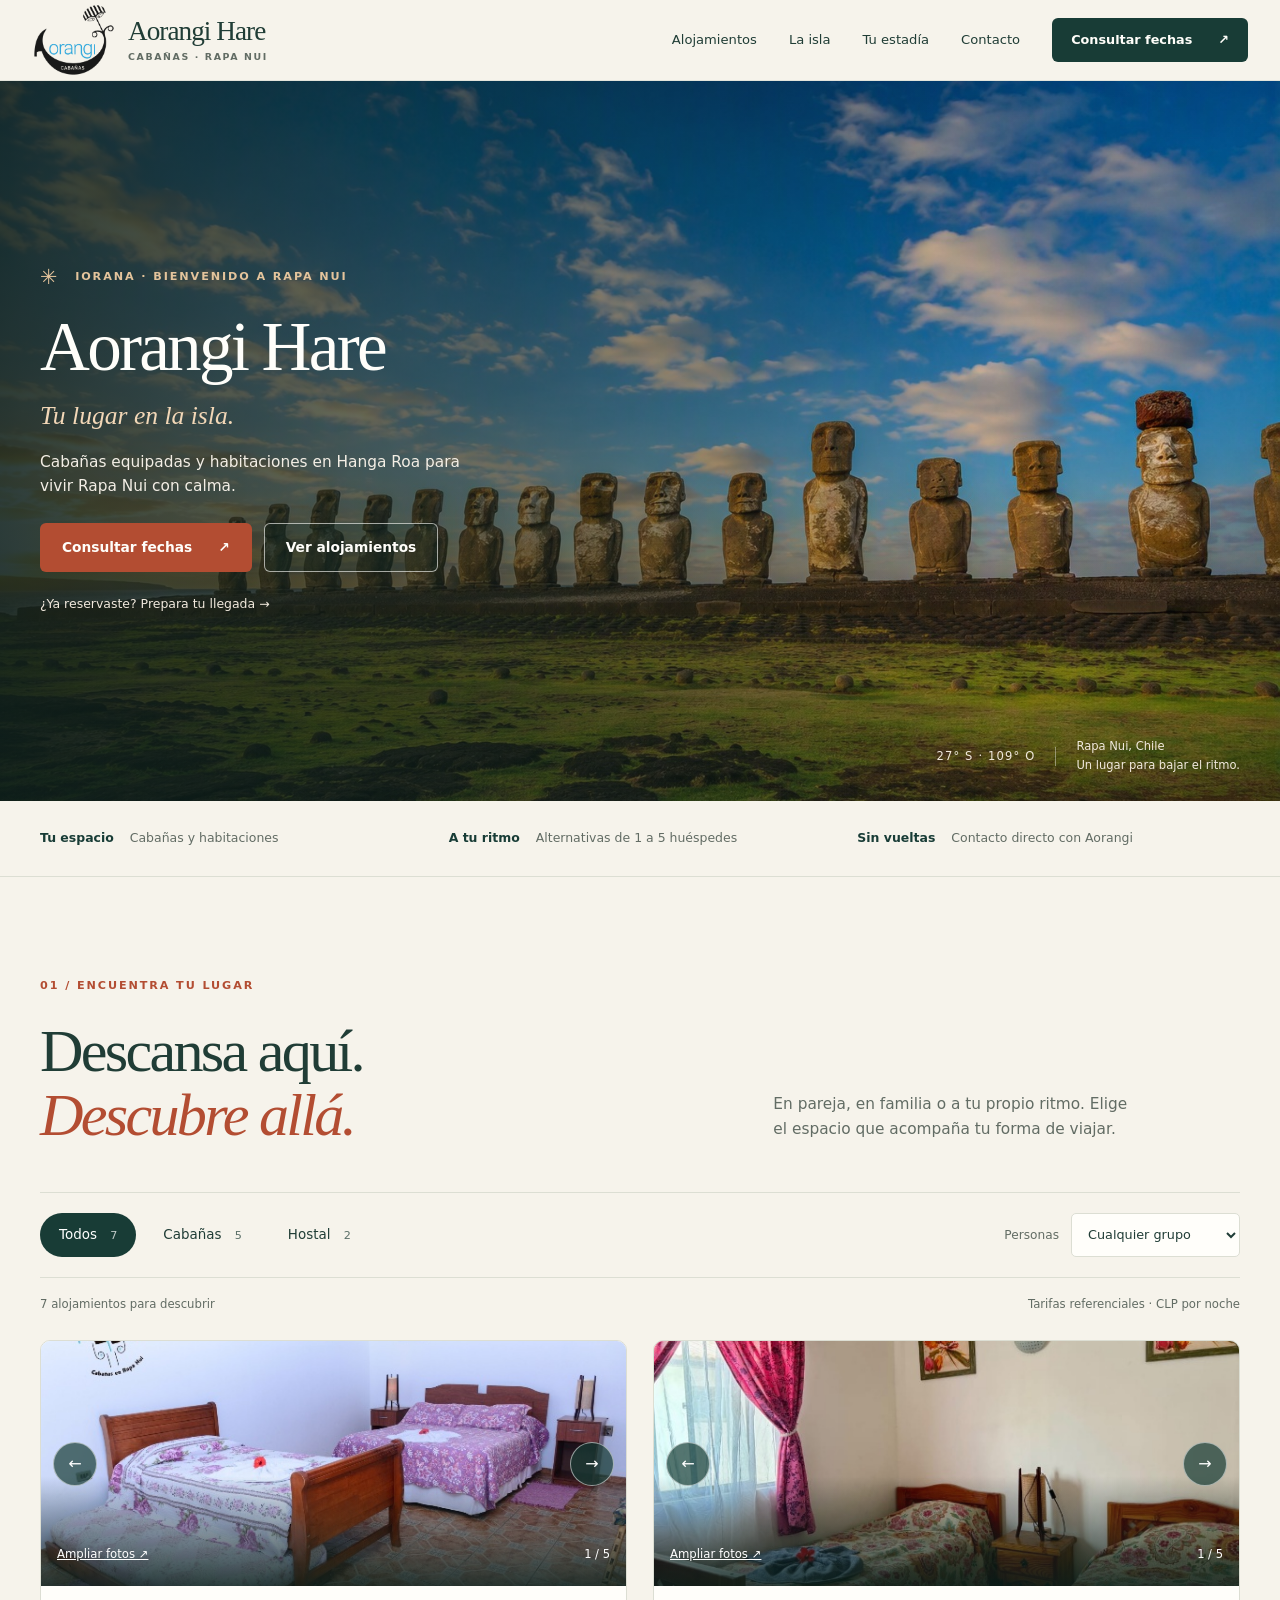
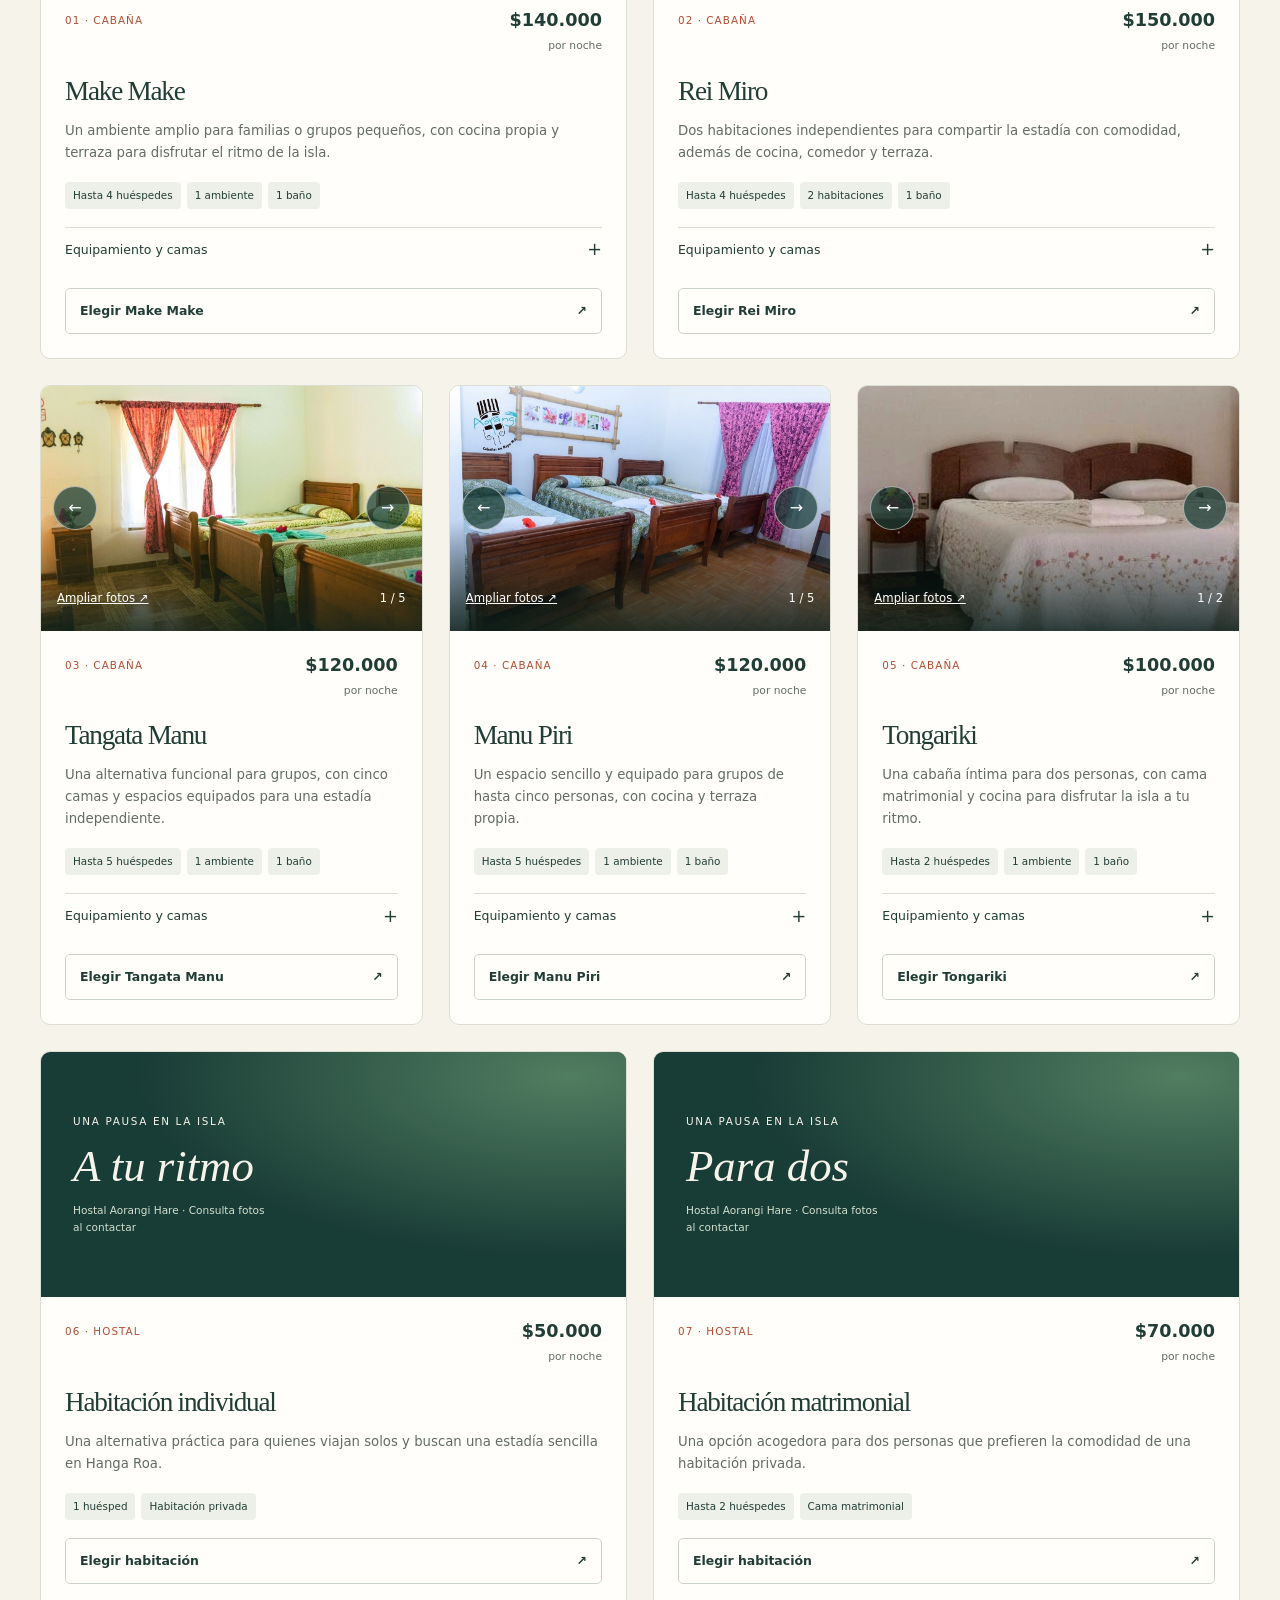
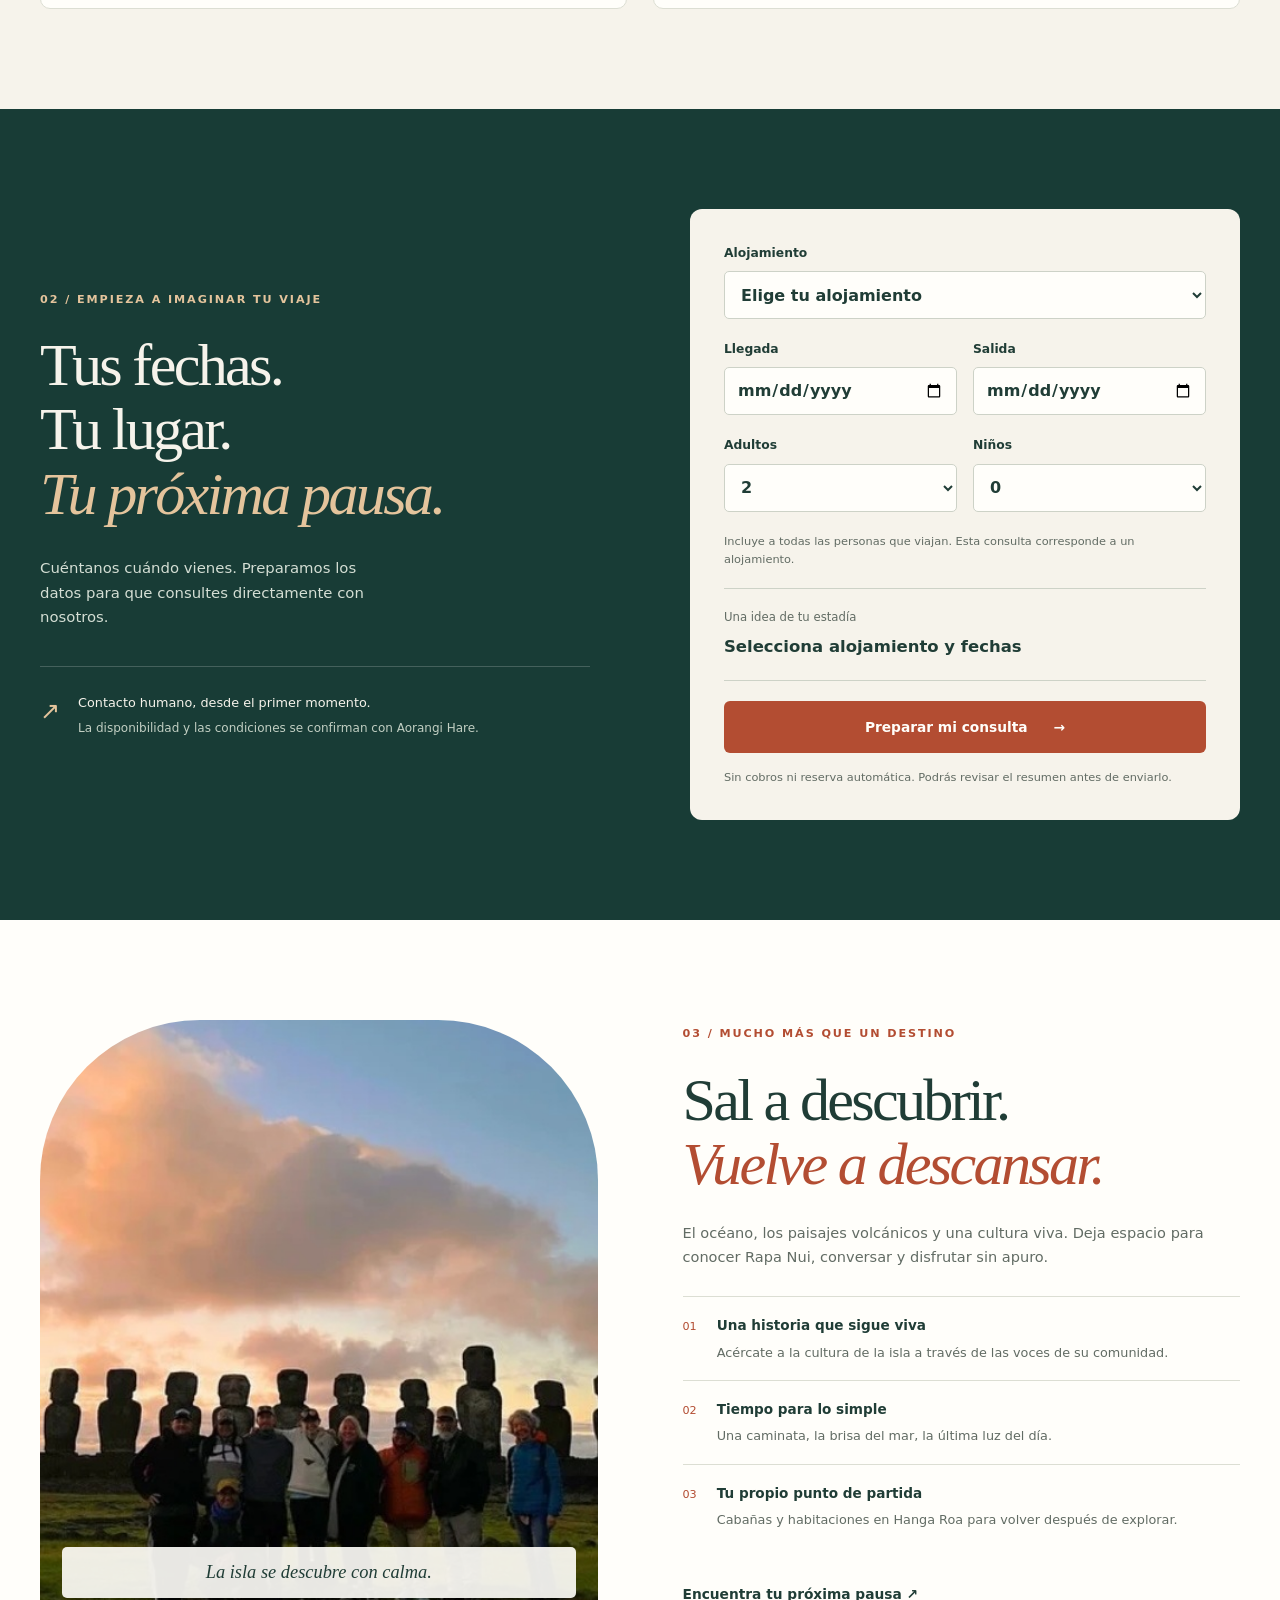
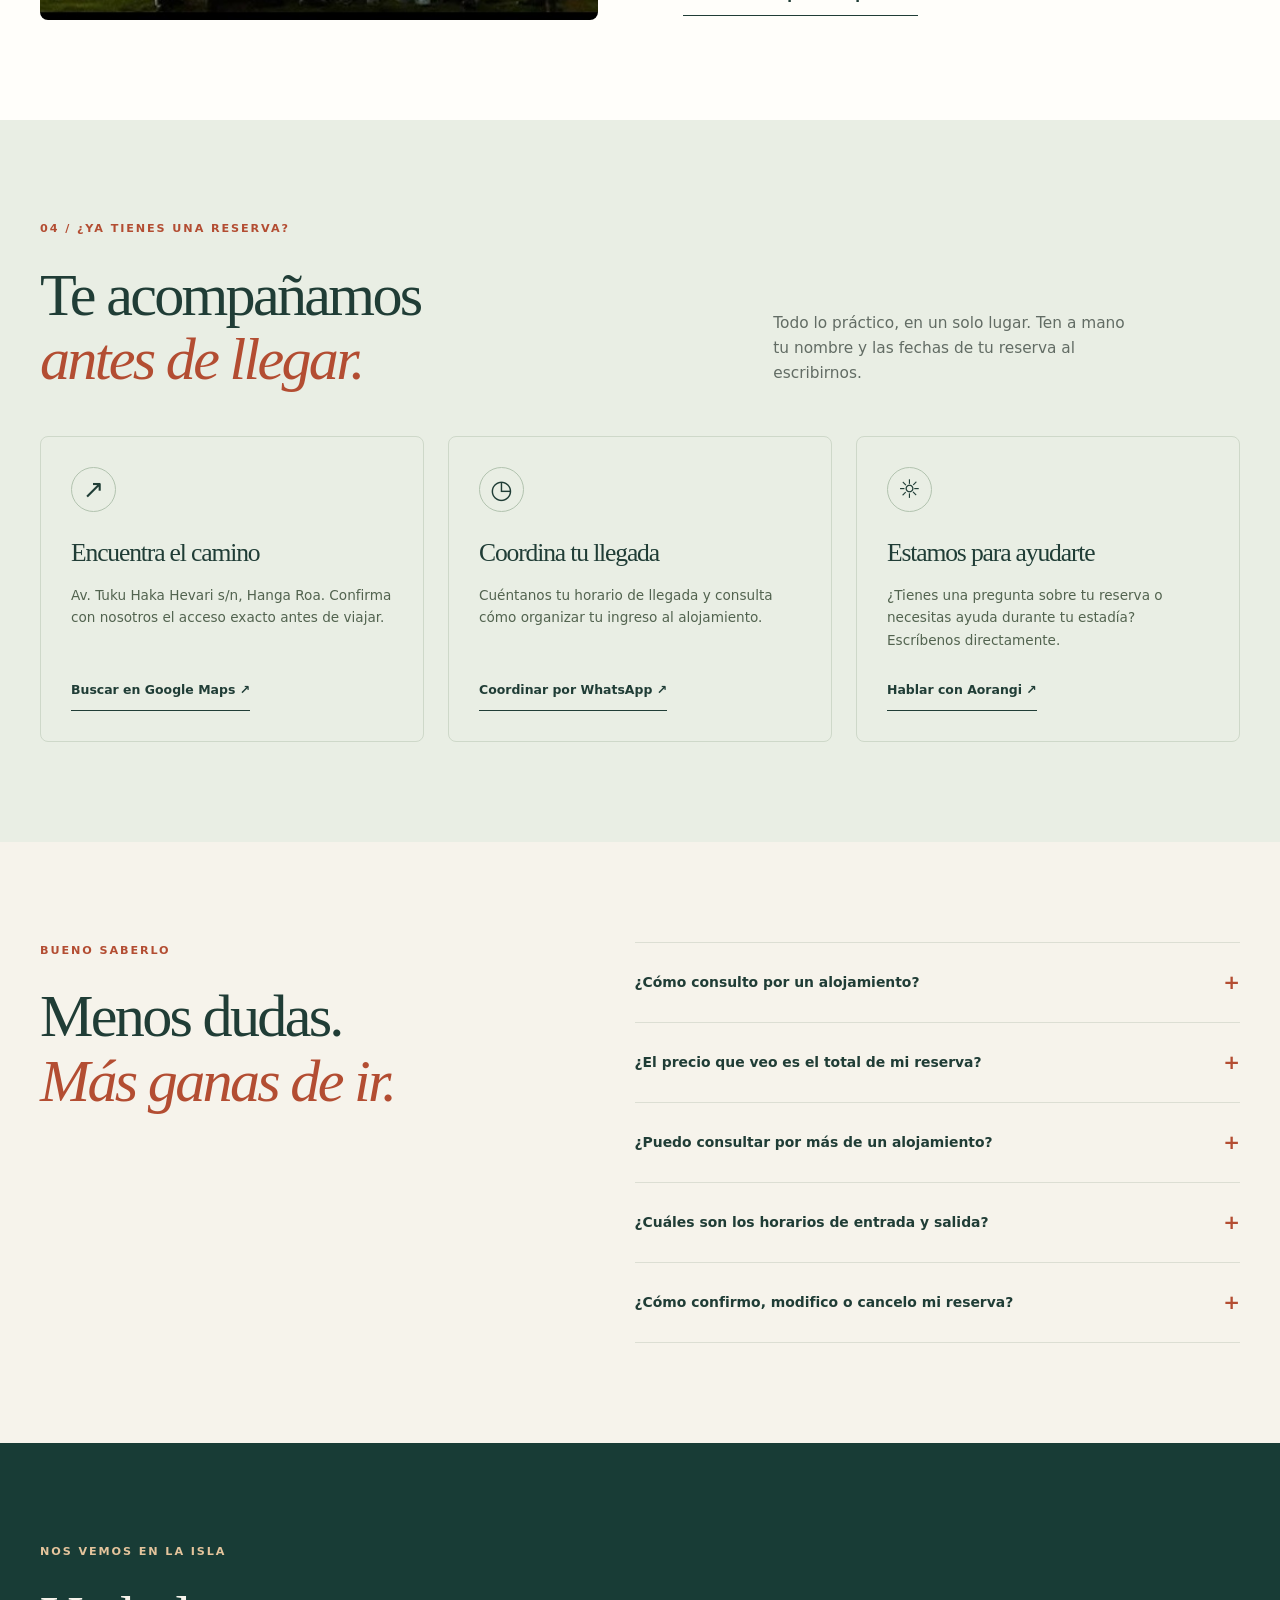
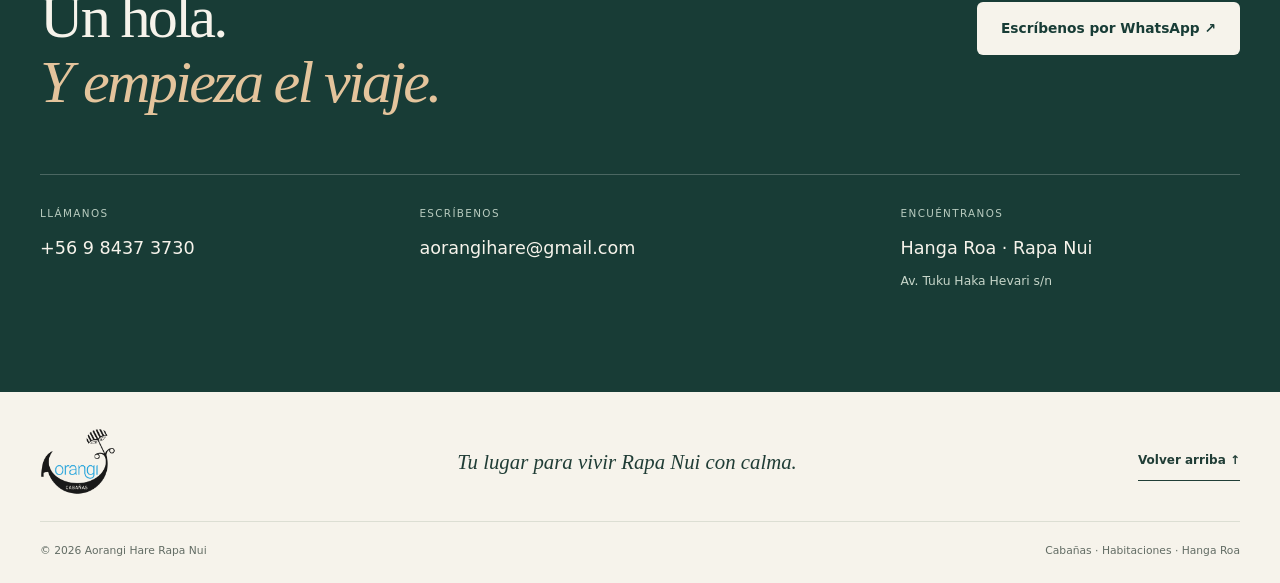
<file: index.html>
<!DOCTYPE html>
<html lang="es">
<head>
  <meta charset="utf-8">
  <meta name="viewport" content="width=device-width, initial-scale=1">
  <meta name="description" content="Encuentra tu lugar en Rapa Nui. Cabañas equipadas y habitaciones en Hanga Roa. Compara alojamientos y prepara tu consulta directa con Aorangi Hare.">
  <meta name="theme-color" content="#183c36">
  <meta property="og:type" content="website">
  <meta property="og:locale" content="es_CL">
  <meta property="og:title" content="Aorangi Hare · Tu lugar en Rapa Nui">
  <meta property="og:description" content="Cabañas, calma y una isla por descubrir. Elige tu alojamiento y consulta tu estadía directamente con nosotros.">
  <title>Aorangi Hare · Cabañas y habitaciones en Rapa Nui</title>
  <link rel="icon" href="favicon.png" type="image/png">
  <link rel="apple-touch-icon" href="apple-touch-icon.png">
  <link rel="preload" href="images/fondo.jpeg" as="image" fetchpriority="high">
  <link rel="stylesheet" href="styles.css">
  <script src="script.js" defer></script>
</head>
<body>
  <a class="skip-link" href="#contenido">Ir al contenido</a>
  <header class="site-header">
    <div class="nav-shell">
      <a class="brand brand-signature" href="#inicio" aria-label="Aorangi Hare, inicio">
        <img src="images/logo-aorangi.png" alt="" width="1979" height="1725">
        <span class="brand-wordmark"><span class="brand-name">Aorangi Hare</span><span class="brand-descriptor">Cabañas · Rapa Nui</span></span>
      </a>
      <button class="menu-toggle" type="button" aria-controls="main-nav" aria-expanded="false" aria-label="Abrir menú"><span></span><span></span></button>
      <nav class="main-nav" id="main-nav" aria-label="Navegación principal">
        <a href="#alojamiento">Alojamientos</a><a href="#isla">La isla</a><a href="#tu-estadia">Tu estadía</a><a href="#contacto">Contacto</a>
        <a class="button button-small" href="#consulta">Consultar fechas <span aria-hidden="true">↗</span></a>
      </nav>
    </div>
  </header>
  <main id="contenido">
    <section class="hero" id="inicio" aria-labelledby="hero-title">
      <div class="container hero-content">
        <p class="eyebrow light"><span class="sun-mark" aria-hidden="true">✳</span> Iorana · Bienvenido a Rapa Nui</p>
        <h1 class="hero-brand-title" id="hero-title">Aorangi Hare</h1>
        <p class="hero-tagline">Tu lugar en la isla.</p>
        <p class="hero-copy">Cabañas equipadas y habitaciones en Hanga Roa para vivir Rapa Nui con calma.</p>
        <div class="hero-actions">
          <a class="button button-clay" href="#consulta">Consultar fechas <span aria-hidden="true">↗</span></a>
          <a class="button button-outline" href="#alojamiento">Ver alojamientos</a>
        </div>
        <a class="text-link light-link hero-guest-link" href="#tu-estadia">¿Ya reservaste? Prepara tu llegada →</a>
      </div>
      <div class="hero-caption"><span>27° S · 109° O</span><span>Rapa Nui, Chile<br>Un lugar para bajar el ritmo.</span></div>
    </section>
    <div class="intro-strip"><div class="container"><span><strong>Tu espacio</strong> Cabañas y habitaciones</span><span><strong>A tu ritmo</strong> Alternativas de 1 a 5 huéspedes</span><span><strong>Sin vueltas</strong> Contacto directo con Aorangi</span></div></div>
    <section class="stays section-pad" id="alojamiento" aria-labelledby="stays-title">
      <div class="container">
        <div class="section-heading"><div><p class="eyebrow">01 / Encuentra tu lugar</p><h2 id="stays-title">Descansa aquí.<br><em>Descubre allá.</em></h2></div><p>En pareja, en familia o a tu propio ritmo. Elige el espacio que acompaña tu forma de viajar.</p></div>
        <div class="stay-toolbar">
          <div class="stay-filters" role="group" aria-label="Tipo de alojamiento"><button class="stay-filter active" type="button" data-filter="all" aria-pressed="true">Todos <span>7</span></button><button class="stay-filter" type="button" data-filter="cabana" aria-pressed="false">Cabañas <span>5</span></button><button class="stay-filter" type="button" data-filter="hostal" aria-pressed="false">Hostal <span>2</span></button></div>
          <label class="capacity-filter">Personas <select id="capacity-filter"><option value="0">Cualquier grupo</option><option value="1">1 persona</option><option value="2">2 personas</option><option value="3">3 personas</option><option value="4">4 personas</option><option value="5">5 personas</option></select></label>
        </div>
        <div class="catalog-meta"><p id="filter-status" role="status" aria-live="polite">7 alojamientos para descubrir</p><p>Tarifas referenciales · CLP por noche</p></div>
        <div class="empty-state" id="empty-state" hidden><h3>Probemos otra alternativa</h3><p>No hay alojamientos de este tipo con la capacidad seleccionada.</p><button class="button" id="reset-filters" type="button">Ver todos los alojamientos</button></div>
        <div class="stay-catalog">
          <article class="stay-card stay-card-wide" data-kind="cabana" data-capacity="4">
            <figure class="stay-gallery" data-gallery data-images='["images/make-make-3.jpg", "images/make-make-1.jpg", "images/make-make-2.jpg", "images/make-make-4.jpg", "images/make-make-5.jpg"]' data-alts='["Dormitorio familiar de la cabaña Make Make", "Comedor interior de la cabaña Make Make", "Baño privado de la cabaña Make Make", "Cocina equipada de la cabaña Make Make", "Terraza exterior de la cabaña Make Make"]'>
              <img width="900" height="650" src="images/make-make-3.jpg" alt="Dormitorio familiar de la cabaña Make Make" loading="lazy">
              <button class="gallery-arrow gallery-prev" type="button" aria-label="Foto anterior">←</button><button class="gallery-arrow gallery-next" type="button" aria-label="Foto siguiente">→</button>
              <figcaption><span class="gallery-label">Make Make</span><span class="gallery-count">1 / 5</span></figcaption>
            </figure>
            <div class="stay-content">
              <div class="stay-card-top"><p class="card-number">01 · Cabaña</p><p class="stay-price"><strong>$140.000</strong><span>por noche</span></p></div>
              <h3>Make Make</h3><p>Un ambiente amplio para familias o grupos pequeños, con cocina propia y terraza para disfrutar el ritmo de la isla.</p>
              <div class="stay-facts"><span>Hasta 4 huéspedes</span><span>1 ambiente</span><span>1 baño</span></div>
              <details class="stay-details"><summary>Equipamiento y camas <span aria-hidden="true">+</span></summary><ul><li>1 cama matrimonial</li><li>2 camas de plaza y media</li><li>Cocina</li><li>Comedor</li><li>Terraza</li></ul></details>
              <button class="stay-book" type="button" data-stay="make-make">Elegir Make Make <span aria-hidden="true">↗</span></button>
            </div>
          </article>

          <article class="stay-card stay-card-wide" data-kind="cabana" data-capacity="4">
            <figure class="stay-gallery" data-gallery data-images='["images/rei-miro-3.jpg", "images/rei-miro-1.jpg", "images/rei-miro-2.jpg", "images/rei-miro-4.jpg", "images/rei-miro-5.jpg"]' data-alts='["Dormitorio con camas individuales de la cabaña Rei Miro", "Comedor de la cabaña Rei Miro", "Baño privado de la cabaña Rei Miro", "Cocina de la cabaña Rei Miro", "Terraza y jardín de la cabaña Rei Miro"]'>
              <img width="900" height="650" src="images/rei-miro-3.jpg" alt="Dormitorio con camas individuales de la cabaña Rei Miro" loading="lazy">
              <button class="gallery-arrow gallery-prev" type="button" aria-label="Foto anterior">←</button><button class="gallery-arrow gallery-next" type="button" aria-label="Foto siguiente">→</button>
              <figcaption><span class="gallery-label">Rei Miro</span><span class="gallery-count">1 / 5</span></figcaption>
            </figure>
            <div class="stay-content">
              <div class="stay-card-top"><p class="card-number">02 · Cabaña</p><p class="stay-price"><strong>$150.000</strong><span>por noche</span></p></div>
              <h3>Rei Miro</h3><p>Dos habitaciones independientes para compartir la estadía con comodidad, además de cocina, comedor y terraza.</p>
              <div class="stay-facts"><span>Hasta 4 huéspedes</span><span>2 habitaciones</span><span>1 baño</span></div>
              <details class="stay-details"><summary>Equipamiento y camas <span aria-hidden="true">+</span></summary><ul><li>1 cama matrimonial</li><li>2 camas de plaza y media</li><li>Cocina</li><li>Comedor</li><li>Terraza</li></ul></details>
              <button class="stay-book" type="button" data-stay="rei-miro">Elegir Rei Miro <span aria-hidden="true">↗</span></button>
            </div>
          </article>

          <article class="stay-card" data-kind="cabana" data-capacity="5">
            <figure class="stay-gallery" data-gallery data-images='["images/tangata-manu-2.jpg", "images/tangata-manu-1.jpg", "images/tangata-manu-3.jpg", "images/tangata-manu-4.jpg", "images/tangata-manu-5.jpg"]' data-alts='["Dormitorio de la cabaña Tangata Manu", "Comedor de la cabaña Tangata Manu", "Cocina de la cabaña Tangata Manu", "Baño privado de la cabaña Tangata Manu", "Terraza de la cabaña Tangata Manu"]'>
              <img width="900" height="650" src="images/tangata-manu-2.jpg" alt="Dormitorio de la cabaña Tangata Manu" loading="lazy">
              <button class="gallery-arrow gallery-prev" type="button" aria-label="Foto anterior">←</button><button class="gallery-arrow gallery-next" type="button" aria-label="Foto siguiente">→</button>
              <figcaption><span class="gallery-label">Tangata Manu</span><span class="gallery-count">1 / 5</span></figcaption>
            </figure>
            <div class="stay-content">
              <div class="stay-card-top"><p class="card-number">03 · Cabaña</p><p class="stay-price"><strong>$120.000</strong><span>por noche</span></p></div>
              <h3>Tangata Manu</h3><p>Una alternativa funcional para grupos, con cinco camas y espacios equipados para una estadía independiente.</p>
              <div class="stay-facts"><span>Hasta 5 huéspedes</span><span>1 ambiente</span><span>1 baño</span></div>
              <details class="stay-details"><summary>Equipamiento y camas <span aria-hidden="true">+</span></summary><ul><li>5 camas</li><li>Cocina</li><li>Comedor</li><li>Terraza</li></ul></details>
              <button class="stay-book" type="button" data-stay="tangata-manu">Elegir Tangata Manu <span aria-hidden="true">↗</span></button>
            </div>
          </article>

          <article class="stay-card" data-kind="cabana" data-capacity="5">
            <figure class="stay-gallery" data-gallery data-images='["images/manu-piri-1.jpg","images/manu-piri-2.jpg","images/manu-piri-3.jpg","images/manu-piri-4.jpg","images/manu-piri-5.jpg"]' data-alts='["Dormitorio con camas individuales de la cabaña Manu Piri","Acceso y mobiliario de la cabaña Manu Piri","Baño privado de la cabaña Manu Piri","Cocina de la cabaña Manu Piri","Cama individual de la cabaña Manu Piri"]'>
              <img width="900" height="650" src="images/manu-piri-1.jpg" alt="Dormitorio con camas individuales de la cabaña Manu Piri" loading="lazy">
              <button class="gallery-arrow gallery-prev" type="button" aria-label="Foto anterior">←</button><button class="gallery-arrow gallery-next" type="button" aria-label="Foto siguiente">→</button>
              <figcaption><span class="gallery-label">Manu Piri</span><span class="gallery-count">1 / 5</span></figcaption>
            </figure>
            <div class="stay-content">
              <div class="stay-card-top"><p class="card-number">04 · Cabaña</p><p class="stay-price"><strong>$120.000</strong><span>por noche</span></p></div>
              <h3>Manu Piri</h3><p>Un espacio sencillo y equipado para grupos de hasta cinco personas, con cocina y terraza propia.</p>
              <div class="stay-facts"><span>Hasta 5 huéspedes</span><span>1 ambiente</span><span>1 baño</span></div>
              <details class="stay-details"><summary>Equipamiento y camas <span aria-hidden="true">+</span></summary><ul><li>5 camas</li><li>Cocina</li><li>Comedor</li><li>Terraza</li></ul></details>
              <button class="stay-book" type="button" data-stay="manu-piri">Elegir Manu Piri <span aria-hidden="true">↗</span></button>
            </div>
          </article>

          <article class="stay-card" data-kind="cabana" data-capacity="2">
            <figure class="stay-gallery" data-gallery data-images='["images/cabana1.jpg","images/cabana2.jpg"]' data-alts='["Dormitorio matrimonial de la cabaña Tongariki","Cocina equipada de la cabaña Tongariki"]'>
              <img width="900" height="650" src="images/cabana1.jpg" alt="Dormitorio matrimonial de la cabaña Tongariki" loading="lazy">
              <button class="gallery-arrow gallery-prev" type="button" aria-label="Foto anterior">←</button><button class="gallery-arrow gallery-next" type="button" aria-label="Foto siguiente">→</button>
              <figcaption><span class="gallery-label">Tongariki</span><span class="gallery-count">1 / 2</span></figcaption>
            </figure>
            <div class="stay-content">
              <div class="stay-card-top"><p class="card-number">05 · Cabaña</p><p class="stay-price"><strong>$100.000</strong><span>por noche</span></p></div>
              <h3>Tongariki</h3><p>Una cabaña íntima para dos personas, con cama matrimonial y cocina para disfrutar la isla a tu ritmo.</p>
              <div class="stay-facts"><span>Hasta 2 huéspedes</span><span>1 ambiente</span><span>1 baño</span></div>
              <details class="stay-details"><summary>Equipamiento y camas <span aria-hidden="true">+</span></summary><ul><li>Cama matrimonial</li><li>Cocina</li><li>Comedor</li></ul></details>
              <button class="stay-book" type="button" data-stay="tongariki">Elegir Tongariki <span aria-hidden="true">↗</span></button>
            </div>
          </article>

          <article class="stay-card stay-card-hostel" data-kind="hostal" data-capacity="1">
            <div class="hostel-visual"><span>Una pausa en la isla</span><strong>A tu ritmo</strong><small>Hostal Aorangi Hare · Consulta fotos al contactar</small></div>
            <div class="stay-content">
              <div class="stay-card-top"><p class="card-number">06 · Hostal</p><p class="stay-price"><strong>$50.000</strong><span>por noche</span></p></div>
              <h3>Habitación individual</h3><p>Una alternativa práctica para quienes viajan solos y buscan una estadía sencilla en Hanga Roa.</p>
              <div class="stay-facts"><span>1 huésped</span><span>Habitación privada</span></div>
              <button class="stay-book" type="button" data-stay="hostal-individual">Elegir habitación <span aria-hidden="true">↗</span></button>
            </div>
          </article>

          <article class="stay-card stay-card-hostel" data-kind="hostal" data-capacity="2">
            <div class="hostel-visual"><span>Una pausa en la isla</span><strong>Para dos</strong><small>Hostal Aorangi Hare · Consulta fotos al contactar</small></div>
            <div class="stay-content">
              <div class="stay-card-top"><p class="card-number">07 · Hostal</p><p class="stay-price"><strong>$70.000</strong><span>por noche</span></p></div>
              <h3>Habitación matrimonial</h3><p>Una opción acogedora para dos personas que prefieren la comodidad de una habitación privada.</p>
              <div class="stay-facts"><span>Hasta 2 huéspedes</span><span>Cama matrimonial</span></div>
              <button class="stay-book" type="button" data-stay="hostal-matrimonial">Elegir habitación <span aria-hidden="true">↗</span></button>
            </div>
          </article>
        </div>

      </div>
    </section>
    <section class="booking section-pad" id="consulta" aria-labelledby="booking-title">
      <div class="container booking-layout">
        <div class="booking-intro"><p class="eyebrow light">02 / Empieza a imaginar tu viaje</p><h2 id="booking-title">Tus fechas.<br>Tu lugar.<br><em>Tu próxima pausa.</em></h2><p>Cuéntanos cuándo vienes. Preparamos los datos para que consultes directamente con nosotros.</p><div class="booking-assurance"><span aria-hidden="true">↗</span><p>Contacto humano, desde el primer momento.<br><small>La disponibilidad y las condiciones se confirman con Aorangi Hare.</small></p></div></div>
        <div class="booking-panel">
          <form id="booking-form">
            <label>Alojamiento<select id="booking-accommodation" name="accommodation" required><option value="">Elige tu alojamiento</option><option value="make-make" data-capacity="4" data-price="140000">Cabaña Make Make</option><option value="rei-miro" data-capacity="4" data-price="150000">Cabaña Rei Miro</option><option value="tangata-manu" data-capacity="5" data-price="120000">Cabaña Tangata Manu</option><option value="manu-piri" data-capacity="5" data-price="120000">Cabaña Manu Piri</option><option value="tongariki" data-capacity="2" data-price="100000">Cabaña Tongariki</option><option value="hostal-individual" data-capacity="1" data-price="50000">Hostal · Habitación individual</option><option value="hostal-matrimonial" data-capacity="2" data-price="70000">Hostal · Habitación matrimonial</option></select></label>
            <div class="form-row"><label>Llegada<input id="check-in" name="checkIn" type="date" required></label><label>Salida<input id="check-out" name="checkOut" type="date" required></label></div>
            <div class="form-row"><label>Adultos<select id="adults" name="adults"><option>1</option><option selected>2</option><option>3</option><option>4</option><option>5</option></select></label><label>Niños<select id="children" name="children"><option selected>0</option><option>1</option><option>2</option><option>3</option><option>4</option></select></label></div>
            <p class="form-help">Incluye a todas las personas que viajan. Esta consulta corresponde a un alojamiento.</p>
            <div class="estimate" id="estimate" aria-live="polite"><span>Una idea de tu estadía</span><strong>Selecciona alojamiento y fechas</strong></div>
            <p class="form-error" id="booking-error" role="alert" hidden></p>
            <button class="button button-clay full-width" type="submit">Preparar mi consulta <span aria-hidden="true">→</span></button>
            <p class="form-help">Sin cobros ni reserva automática. Podrás revisar el resumen antes de enviarlo.</p>
          </form>
          <div class="booking-result" id="booking-result" hidden>
            <p class="eyebrow">Todo listo para consultar</p><h3>Tu viaje comienza con un hola.</h3><p id="inquiry-summary"></p><a class="button full-width" id="inquiry-whatsapp" target="_blank" rel="noopener noreferrer" href="https://wa.me/56984373730">Continuar en WhatsApp ↗</a><a class="email-alternative" id="inquiry-email" href="mailto:aorangihare@gmail.com">Prefiero consultar por correo →</a><p class="form-help">Se abrirá el canal que elijas con el mensaje preparado. Tú decides cuándo enviarlo.</p><button class="edit-query" id="edit-query" type="button">← Editar mi consulta</button>
          </div>
          <noscript><p>Para preparar la consulta activa JavaScript, o escríbenos a <a href="mailto:aorangihare@gmail.com">aorangihare@gmail.com</a>.</p></noscript>
        </div>
      </div>
    </section>
    <section class="island section-pad" id="isla" aria-labelledby="island-title"><div class="container island-layout"><div class="island-photo"><img src="images/experencia3.jpg" alt="Visitantes contemplando los moai al atardecer en Rapa Nui" width="1000" height="800" loading="lazy"><span>La isla se descubre con calma.</span></div><div class="island-copy"><p class="eyebrow">03 / Mucho más que un destino</p><h2 id="island-title">Sal a descubrir.<br><em>Vuelve a descansar.</em></h2><p>El océano, los paisajes volcánicos y una cultura viva. Deja espacio para conocer Rapa Nui, conversar y disfrutar sin apuro.</p><div class="island-notes"><div><span>01</span><p><strong>Una historia que sigue viva</strong>Acércate a la cultura de la isla a través de las voces de su comunidad.</p></div><div><span>02</span><p><strong>Tiempo para lo simple</strong>Una caminata, la brisa del mar, la última luz del día.</p></div><div><span>03</span><p><strong>Tu propio punto de partida</strong>Cabañas y habitaciones en Hanga Roa para volver después de explorar.</p></div></div><a class="text-link" href="#consulta">Encuentra tu próxima pausa ↗</a></div></div></section>
    <section class="guest section-pad" id="tu-estadia" aria-labelledby="guest-title"><div class="container"><div class="section-heading"><div><p class="eyebrow">04 / ¿Ya tienes una reserva?</p><h2 id="guest-title">Te acompañamos<br><em>antes de llegar.</em></h2></div><p>Todo lo práctico, en un solo lugar. Ten a mano tu nombre y las fechas de tu reserva al escribirnos.</p></div><div class="guest-grid"><article><span class="feature-symbol" aria-hidden="true">↗</span><h3>Encuentra el camino</h3><p>Av. Tuku Haka Hevari s/n, Hanga Roa. Confirma con nosotros el acceso exacto antes de viajar.</p><a class="text-link" href="https://www.google.com/maps/search/?api=1&amp;query=Aorangi%20Hare%20Av.%20Tuku%20Haka%20Hevari%20Hanga%20Roa" target="_blank" rel="noopener noreferrer">Buscar en Google Maps ↗</a></article><article><span class="feature-symbol" aria-hidden="true">◷</span><h3>Coordina tu llegada</h3><p>Cuéntanos tu horario de llegada y consulta cómo organizar tu ingreso al alojamiento.</p><a class="text-link" data-guest-message="Hola, ya tengo una reserva en Aorangi Hare y quisiera coordinar mi llegada. Mi nombre es: __. Fechas de mi reserva: __. Horario de llegada: __." href="mailto:aorangihare@gmail.com">Coordinar por WhatsApp ↗</a></article><article><span class="feature-symbol" aria-hidden="true">☼</span><h3>Estamos para ayudarte</h3><p>¿Tienes una pregunta sobre tu reserva o necesitas ayuda durante tu estadía? Escríbenos directamente.</p><a class="text-link" data-guest-message="Hola, soy huésped de Aorangi Hare y necesito ayuda con mi estadía. Mi nombre es: __. Fechas de mi reserva: __. Mi consulta: __." href="mailto:aorangihare@gmail.com">Hablar con Aorangi ↗</a></article></div></div></section>
    <section class="faq section-pad" aria-labelledby="faq-title"><div class="container faq-layout"><div><p class="eyebrow">Bueno saberlo</p><h2 id="faq-title">Menos dudas.<br><em>Más ganas de ir.</em></h2></div><div class="faq-list"><details><summary>¿Cómo consulto por un alojamiento?</summary><p>Elige una cabaña o habitación, indica fechas y huéspedes, y prepara tu consulta. Puedes enviarla por WhatsApp o correo. Aorangi Hare confirma directamente disponibilidad, precio final y condiciones.</p></details><details><summary>¿El precio que veo es el total de mi reserva?</summary><p>Las tarifas publicadas son referenciales en pesos chilenos por noche. La estimación multiplica esa tarifa por las noches seleccionadas. El valor final, los servicios incluidos y cualquier cargo adicional deben confirmarse antes de reservar.</p></details><details><summary>¿Puedo consultar por más de un alojamiento?</summary><p>Sí. Para grupos que necesitan varias cabañas o habitaciones, escríbenos indicando fechas y cantidad total de personas. Te ayudaremos a revisar las alternativas disponibles.</p><a class="text-link" data-guest-message="Hola, quisiera consultar por varios alojamientos en Aorangi Hare. Nuestras fechas son: __. Viajamos __ personas." href="mailto:aorangihare@gmail.com">Consultar por un grupo ↗</a></details><details><summary>¿Cuáles son los horarios de entrada y salida?</summary><p>Confirma los horarios directamente con Aorangi Hare al coordinar tu reserva. Si tu vuelo llega temprano o sale tarde, cuéntanos para revisar las opciones.</p></details><details><summary>¿Cómo confirmo, modifico o cancelo mi reserva?</summary><p>Contacta directamente al alojamiento. Solicita las condiciones de pago, cambios y cancelación antes de confirmar. Esta web prepara consultas y no cobra ni confirma reservas automáticamente.</p></details></div></div></section>
    <section class="contact section-pad" id="contacto" aria-labelledby="contact-title"><div class="container"><div class="contact-heading"><div><p class="eyebrow light">Nos vemos en la isla</p><h2 id="contact-title">Un hola.<br><em>Y empieza el viaje.</em></h2></div><a class="button button-cream" href="https://wa.me/56984373730?text=Hola%2C%20quisiera%20consultar%20por%20una%20estad%C3%ADa%20en%20Aorangi%20Hare." target="_blank" rel="noopener noreferrer">Escríbenos por WhatsApp ↗</a></div><div class="contact-options"><a href="tel:+56984373730"><span>Llámanos</span><strong>+56&nbsp;9&nbsp;8437&nbsp;3730</strong></a><a href="mailto:aorangihare@gmail.com"><span>Escríbenos</span><strong>aorangihare@gmail.com</strong></a><div><span>Encuéntranos</span><strong>Hanga Roa · Rapa Nui</strong><small>Av. Tuku Haka Hevari s/n</small></div></div></div></section>
  </main>
  <footer><div class="container footer-main"><a class="brand" href="#inicio" aria-label="Volver al inicio"><img src="images/logo-aorangi.png" alt="Aorangi Hare" width="1979" height="1725" loading="lazy"></a><p>Tu lugar para vivir Rapa Nui con calma.</p><a class="text-link" href="#inicio">Volver arriba ↑</a></div><div class="container footer-bottom"><span>© <span id="year">2026</span> Aorangi Hare Rapa Nui</span><span>Cabañas · Habitaciones · Hanga Roa</span></div></footer>
  <div class="mobile-action"><a href="#tu-estadia">Ya reservé</a><a class="button" href="#consulta">Consultar fechas ↗</a></div>
  <dialog id="photo-dialog" aria-labelledby="photo-title"><div class="photo-top"><h2 id="photo-title">Fotos del alojamiento</h2><button type="button" id="photo-close" aria-label="Cerrar galería">Cerrar ×</button></div><img id="photo-image" src="images/make-make-3.jpg" alt="" loading="lazy" width="1200" height="900"><div class="photo-bottom"><button type="button" id="photo-prev" aria-label="Foto anterior">←</button><p id="photo-caption" aria-live="polite"></p><button type="button" id="photo-next" aria-label="Foto siguiente">→</button></div></dialog>
</body>
</html>
</file>
<file: styles.css>
:root{--ink:#203d36;--forest:#183c36;--clay:#b34d32;--paper:#f6f3eb;--white:#fffefa;--muted:#626c64;--line:#dcded3;--sand:#e4c49c;--serif:"Iowan Old Style","Palatino Linotype",Palatino,Georgia,serif;--sans:Inter,ui-sans-serif,system-ui,-apple-system,"Segoe UI",sans-serif}
*{box-sizing:border-box}html{scroll-behavior:smooth;scroll-padding-top:110px}body{margin:0;background:var(--paper);color:var(--ink);font:16px/1.65 var(--sans);-webkit-font-smoothing:antialiased}body.menu-open,body.gallery-open{overflow:hidden}[hidden]{display:none!important}a{color:inherit;text-decoration:none}button,input,select{font:inherit}button,select,summary{cursor:pointer}button{color:inherit}img{display:block;max-width:100%}:focus-visible{outline:3px solid #227a9b;outline-offset:5px}p{margin:0 0 20px}h1,h2,h3{font-family:var(--serif);font-weight:400;letter-spacing:-.045em;line-height:1.07;margin:0}h2{font-size:clamp(2.5rem,4.7vw,4.4rem)}h2 em{color:var(--clay);font-weight:400}h3{font-size:1.9rem}.container{width:min(1200px,calc(100% - 80px));margin-inline:auto}.section-pad{padding-block:100px}.eyebrow{margin:0 0 24px;font-size:.7rem;text-transform:uppercase;letter-spacing:.17em;font-weight:750;color:var(--clay)}.light{color:var(--sand)}
.button{min-height:50px;display:inline-flex;align-items:center;justify-content:center;gap:26px;padding:14px 23px;background:var(--forest);color:var(--white);border:1px solid transparent;border-radius:6px;font-size:.86rem;font-weight:650;cursor:pointer;transition:background .2s,transform .2s}.button:hover{background:#29564b;transform:translateY(-2px)}.button-clay{background:var(--clay)}.button-clay:hover{background:#963b25}.button-cream{background:var(--paper);color:var(--forest)}.button-cream:hover{background:#e8decc}.button-small{min-height:44px;padding:10px 18px;font-size:.8rem}.full-width{width:100%}.text-link{display:inline-block;padding-block:9px;border-bottom:1px solid currentColor;font-size:.86rem;font-weight:650}.text-link:hover{color:var(--clay)}.skip-link{position:fixed;z-index:300;top:10px;left:10px;padding:12px 20px;background:var(--white);transform:translateY(-160%)}.skip-link:focus{transform:none}
.site-header{position:sticky;z-index:50;top:0;background:rgba(246,243,235,.97);border-bottom:1px solid #203d3615;backdrop-filter:blur(16px)}.nav-shell{width:min(1360px,calc(100% - 64px));margin:auto;height:88px;display:flex;align-items:center;justify-content:space-between}.brand{display:inline-flex;flex-shrink:0}.brand img{width:76px;height:68px;object-fit:contain}.main-nav{display:flex;align-items:center;gap:32px}.main-nav>a:not(.button){font-size:.82rem;padding-block:12px}.main-nav>a:not(.button):hover{color:var(--clay)}.menu-toggle{display:none;background:none;border:0;width:46px;height:46px;padding:12px}.menu-toggle span{display:block;width:22px;height:2px;background:var(--ink);margin:6px 0}
.hero{position:relative;isolation:isolate;min-height:630px;display:flex;align-items:center;background:#334e43 url('images/fondo.jpeg') center 59%/cover;color:var(--white)}.hero::before{content:'';position:absolute;inset:0;z-index:-1;background:linear-gradient(90deg,rgba(12,30,27,.83),rgba(12,30,27,.45) 58%,rgba(12,30,27,.1)),linear-gradient(0deg,rgba(12,30,27,.55),transparent 45%)}.hero-content{padding-block:88px 105px}.hero h1{font-size:clamp(3.8rem,6.5vw,6.5rem);max-width:12ch;line-height:1.02}.hero h1 em{color:#f0c99c;font-weight:400}.hero-copy{max-width:45ch;margin:28px 0;color:#f3eee5;font-size:1.03rem}.hero-actions{display:flex;align-items:flex-start;flex-direction:column;gap:18px}.light-link{color:#f1e9dd;border:0;font-size:.78rem;font-weight:500}.light-link:hover{color:white;text-decoration:underline}.sun-mark{font-size:1.3rem;vertical-align:middle;margin-right:10px}.hero-caption{position:absolute;right:max(40px,calc((100vw - 1200px)/2));bottom:38px;display:flex;align-items:center;gap:20px;font-size:.72rem;color:#f1e9dd}.hero-caption>span:first-child{letter-spacing:.1em;padding-right:20px;border-right:1px solid #ffffff66}.intro-strip{border-bottom:1px solid var(--line)}.intro-strip .container{display:grid;grid-template-columns:repeat(3,1fr);padding-block:27px;gap:26px}.intro-strip span{font-size:.78rem;color:var(--muted)}.intro-strip strong{color:var(--forest);margin-right:12px;font-weight:650}
.section-heading{display:grid;grid-template-columns:1.4fr 1fr;align-items:end;gap:80px;margin-bottom:44px}.section-heading>p{margin:0 0 5px;max-width:38ch;color:var(--muted);font-size:.96rem}.stay-toolbar{display:flex;justify-content:space-between;align-items:center;gap:22px;padding-block:20px;border-block:1px solid var(--line)}.stay-filters{display:flex;gap:8px;flex-wrap:wrap}.stay-filter{padding:10px 18px;border:1px solid transparent;border-radius:30px;background:transparent;font-size:.84rem}.stay-filter span{margin-left:9px;opacity:.72;font-size:.7rem}.stay-filter.active{background:var(--forest);color:white}.stay-filter:hover:not(.active){border-color:var(--forest)}.capacity-filter{display:flex;align-items:center;gap:12px;font-size:.76rem;color:var(--muted)}.capacity-filter select{min-height:44px;padding:8px 32px 8px 12px;border:1px solid var(--line);background:var(--white);color:var(--ink);border-radius:5px;font-size:.8rem}.catalog-meta{display:flex;justify-content:space-between;gap:14px;margin:17px 0 26px;color:var(--muted);font-size:.73rem}.catalog-meta p{margin:0}.stay-catalog{display:grid;grid-template-columns:repeat(6,minmax(0,1fr));gap:26px;align-items:stretch}.stay-card{grid-column:span 2;min-width:0;display:flex;flex-direction:column;background:var(--white);border:1px solid var(--line);border-radius:10px;overflow:hidden;transition:box-shadow .2s}.stay-card-wide,.stay-card-hostel{grid-column:span 3}.stay-card:hover{box-shadow:0 10px 35px #183c3610}
.stay-gallery{position:relative;margin:0;height:245px;background:#d7d1c5}.stay-gallery>img{width:100%;height:100%;object-fit:cover}.stay-gallery::after{content:'';position:absolute;inset:55% 0 0;background:linear-gradient(transparent,#0c201bd9);pointer-events:none}.gallery-arrow{position:absolute;top:calc(50% - 22px);z-index:2;width:44px;height:44px;border:1px solid #ffffff85;border-radius:50%;background:#183c36b3;color:white}.gallery-arrow:hover{background:var(--forest)}.gallery-prev{left:12px}.gallery-next{right:12px}.stay-gallery figcaption{position:absolute;z-index:2;bottom:10px;left:16px;right:16px;display:flex;justify-content:space-between;align-items:center;color:white;font-size:.72rem}.gallery-expand{min-height:44px;border:0;background:transparent;padding:7px 0;color:white;font-size:.73rem;text-decoration:underline}.gallery-label{display:none}.stay-content{display:flex;flex:1;flex-direction:column;padding:24px}.stay-card-top{display:flex;align-items:flex-start;justify-content:space-between;gap:12px;margin-bottom:19px}.card-number{font-size:.65rem;text-transform:uppercase;letter-spacing:.1em;color:var(--clay);margin:0;padding-top:2px}.stay-price{margin:0;text-align:right;white-space:nowrap}.stay-price strong{display:block;font-size:1.1rem;font-weight:650;line-height:1.2}.stay-price span{color:var(--muted);font-size:.67rem}.stay-content h3{font-size:1.7rem;margin-bottom:14px}.stay-content>p{color:var(--muted);font-size:.83rem;margin-bottom:18px}.stay-facts{display:flex;flex-wrap:wrap;gap:6px;margin:auto 0 18px}.stay-facts span{border-radius:4px;background:#edf0e8;padding:5px 8px;font-size:.65rem}.stay-details{border-top:1px solid var(--line);margin-bottom:16px;font-size:.78rem}.stay-details summary{display:flex;align-items:center;justify-content:space-between;min-height:44px;list-style:none}.stay-details summary::-webkit-details-marker{display:none}.stay-details summary span{font-size:1.1rem}.stay-details[open] summary span{transform:rotate(45deg)}.stay-details ul{margin:0 0 15px;padding-left:18px;color:var(--muted)}.stay-book{display:flex;justify-content:space-between;align-items:center;gap:8px;width:100%;min-height:46px;padding:11px 14px;border:1px solid #ccd4ca;background:transparent;border-radius:5px;font-size:.78rem;font-weight:650;margin-top:auto;text-align:left}.stay-book:hover{background:var(--forest);color:white;border-color:var(--forest)}.hostel-visual{height:245px;display:flex;flex-direction:column;align-items:flex-start;justify-content:center;padding:32px;background:radial-gradient(ellipse at 90% 10%,#517d60 0,transparent 58%),var(--forest);color:var(--paper)}.hostel-visual span{font-size:.65rem;text-transform:uppercase;letter-spacing:.16em}.hostel-visual strong{font:italic 2.8rem var(--serif);margin-block:10px}.hostel-visual small{font-size:.66rem;max-width:29ch;color:#d4e0cf}.empty-state{padding:45px;border:1px dashed var(--line);border-radius:10px;text-align:center}.empty-state p{margin-top:20px}
.booking{background:var(--forest);color:var(--paper)}.booking-layout{display:grid;grid-template-columns:1fr 1fr;gap:100px;align-items:center}.booking h2 em{color:var(--sand)}.booking-intro>p:not(.eyebrow){max-width:36ch;color:#d4ded4;margin-top:30px;font-size:.93rem}.booking-assurance{display:flex;gap:18px;padding-top:25px;margin-top:36px;border-top:1px solid #ffffff30}.booking-assurance>span{font-size:1.5rem;color:var(--sand)}.booking-assurance p{font-size:.8rem;margin:0}.booking-assurance small{display:block;color:#c2cfc3;margin-top:6px;font-size:.75rem}.booking-panel{padding:34px;border-radius:12px;background:var(--paper);color:var(--ink);min-width:0}#booking-form label{display:flex;flex-direction:column;gap:8px;font-size:.77rem;font-weight:650;margin-bottom:20px;min-width:0}#booking-form select,#booking-form input{width:100%;min-width:0;height:48px;border:1px solid #cdd2c7;border-radius:5px;background:var(--white);color:var(--ink);padding:10px 12px;font-size:1rem;color-scheme:light}.form-row{display:grid;grid-template-columns:1fr 1fr;gap:16px}.form-help{font-size:.71rem;color:var(--muted);line-height:1.6;margin:0 0 18px}.full-width+.form-help{margin:15px 0 0}.estimate{border-block:1px solid #cdd2c7;padding-block:19px;margin:20px 0;display:flex;flex-direction:column;gap:6px}.estimate span{font-size:.73rem;color:var(--muted)}.estimate strong{font-size:1.03rem;font-weight:600}.form-error{color:#972719;font-size:.83rem;padding:12px;background:#f5e1d7;border-radius:5px}.booking-result h3{font-size:2.4rem;margin-bottom:25px}#inquiry-summary{white-space:pre-line;font-size:.85rem;padding-block:22px;border-block:1px solid var(--line)}.email-alternative{display:block;text-align:center;padding:17px 5px;font-size:.82rem;text-decoration:underline}.edit-query{background:none;border:0;border-bottom:1px solid currentColor;padding:8px 0;font-size:.82rem}
.island{background:var(--white)}.island-layout{display:grid;grid-template-columns:1fr 1fr;gap:85px;align-items:center}.island-photo{position:relative}.island-photo img{width:100%;height:600px;object-fit:cover;border-radius:160px 160px 8px 8px}.island-photo span{position:absolute;bottom:22px;left:22px;right:22px;border-radius:5px;background:#fffefae8;padding:15px;text-align:center;font:italic 1.15rem var(--serif)}.island-copy>p:not(.eyebrow){margin-top:25px;color:var(--muted);font-size:.91rem}.island-notes{margin:27px 0}.island-notes>div{display:flex;gap:20px;padding-block:17px;border-top:1px solid var(--line)}.island-notes span{color:var(--clay);font-size:.7rem;padding-top:4px}.island-notes p{font-size:.8rem;color:var(--muted);margin:0}.island-notes strong{display:block;font-size:.85rem;font-weight:650;color:var(--ink);margin-bottom:5px}
.guest{background:#e9eee4}.guest-grid{display:grid;grid-template-columns:repeat(3,minmax(0,1fr));gap:24px}.guest-grid article{display:flex;flex-direction:column;align-items:flex-start;padding:30px;border:1px solid #ced8c9;border-radius:8px}.feature-symbol{display:grid;place-items:center;height:45px;width:45px;border:1px solid #b2c3af;border-radius:50%;margin-bottom:27px;font-size:1.6rem}.guest-grid h3{font-size:1.6rem;margin-bottom:18px}.guest-grid p{color:#52634f;font-size:.85rem}.guest-grid a{margin-top:auto;font-size:.78rem}.faq-layout{display:grid;grid-template-columns:1fr 1.2fr;gap:90px}.faq-list details{border-bottom:1px solid var(--line)}.faq-list details:first-child{border-top:1px solid var(--line)}.faq-list summary{display:flex;align-items:center;justify-content:space-between;gap:20px;padding-block:23px;font-size:.87rem;font-weight:650;list-style:none}.faq-list summary::-webkit-details-marker{display:none}.faq-list summary::after{content:'+';font-size:1.25rem;color:var(--clay)}.faq-list details[open] summary::after{content:'−'}.faq-list details p{font-size:.86rem;color:var(--muted);padding-right:25px}.faq-list details>a{margin-bottom:25px}
.contact{background:var(--forest);color:var(--paper)}.contact h2 em{color:var(--sand)}.contact-heading{display:flex;justify-content:space-between;align-items:center;gap:40px}.contact-options{display:grid;grid-template-columns:1fr 1.3fr 1fr;gap:40px;margin-top:60px;padding-top:30px;border-top:1px solid #ffffff38}.contact-options span{display:block;text-transform:uppercase;font-size:.65rem;letter-spacing:.13em;color:#b8cbbf;margin-bottom:12px}.contact-options strong{font-weight:500;font-size:1.1rem;overflow-wrap:anywhere}.contact-options small{display:block;margin-top:8px;color:#c6d5c9;font-size:.77rem}.contact-options a:hover strong{text-decoration:underline}footer{padding-block:36px 24px}.footer-main{display:flex;align-items:center;justify-content:space-between;gap:25px}.footer-main p{font:italic 1.3rem var(--serif);margin:0}.footer-main .text-link{font-size:.75rem}.footer-bottom{display:flex;justify-content:space-between;gap:20px;font-size:.67rem;color:var(--muted);margin-top:25px;padding-top:20px;border-top:1px solid var(--line)}.mobile-action{display:none}
#photo-dialog{width:min(1000px,calc(100% - 32px));max-height:calc(100dvh - 32px);padding:20px;border:0;border-radius:12px;background:var(--paper);color:var(--ink)}#photo-dialog::backdrop{background:#061b17e8}.photo-top,.photo-bottom{display:flex;align-items:center;justify-content:space-between;gap:20px}.photo-top{margin-bottom:15px}.photo-top h2{font:500 1.1rem var(--sans);letter-spacing:0}.photo-top button,.photo-bottom button{min-width:44px;min-height:44px;border:1px solid var(--line);border-radius:5px;background:var(--white)}.photo-top button{padding-inline:12px}.photo-bottom{margin-top:15px}.photo-bottom p{margin:0;text-align:center;font-size:.8rem}#photo-image{width:100%;height:min(66dvh,650px);object-fit:contain;background:#e6e4dc}
@media(min-width:1500px){.hero{min-height:730px}}
@media(max-width:1100px){.stay-card,.stay-card-wide,.stay-card-hostel{grid-column:auto}.stay-catalog{grid-template-columns:repeat(2,minmax(0,1fr))}.booking-layout{gap:50px}.island-layout{gap:45px}.guest-grid{gap:16px}.guest-grid article{padding:22px}.intro-strip strong{display:block;margin-bottom:4px}.faq-layout{gap:45px}}
@media(max-width:760px){html{scroll-padding-top:88px}.container{width:calc(100% - 40px)}.section-pad{padding-block:64px}.nav-shell{height:74px;width:calc(100% - 32px)}.brand img{height:58px;width:66px}.menu-toggle{display:block}.main-nav{display:none;position:absolute;top:74px;left:0;right:0;background:var(--paper);padding:20px;border-bottom:1px solid var(--line);box-shadow:0 20px 30px #183c3620;max-height:calc(100dvh - 150px);overflow-y:auto}.main-nav.open{display:flex;flex-direction:column;align-items:stretch;gap:7px}.main-nav>a:not(.button){font-size:.95rem;padding:12px 4px}.main-nav .button{margin-top:9px}.menu-toggle[aria-expanded='true'] span:first-child{transform:translateY(4px) rotate(45deg)}.menu-toggle[aria-expanded='true'] span:last-child{transform:translateY(-4px) rotate(-45deg)}
.hero{min-height:630px;background-position:59% center}.hero::before{background:linear-gradient(90deg,#0c201bd9,#0c201b55),linear-gradient(0deg,#0c201b77,transparent)}.hero-content{padding-block:65px 95px}.hero h1{font-size:clamp(3.6rem,11vw,5rem)}.hero-copy{font-size:.95rem;max-width:38ch}.hero .eyebrow{font-size:.62rem;letter-spacing:.1em}.hero-caption{right:20px;bottom:20px;font-size:.62rem}.hero-caption>span:last-child{display:none}.hero-caption>span:first-child{border:0;padding:0}.hero-actions{gap:14px}.intro-strip .container{gap:15px;padding-block:22px}.intro-strip span{font-size:.63rem;line-height:1.55}.intro-strip strong{font-size:.75rem}
.section-heading{grid-template-columns:1fr;gap:24px;margin-bottom:30px}.section-heading>p{max-width:48ch}.eyebrow{margin-bottom:18px}.stay-toolbar{align-items:flex-start;flex-direction:column;gap:16px}.capacity-filter{width:100%;justify-content:space-between}.capacity-filter select{flex:1;max-width:230px}.catalog-meta{font-size:.65rem}.stay-catalog{gap:18px}.stay-content{padding:20px}.stay-gallery,.hostel-visual{height:240px}.stay-facts span{font-size:.68rem}
.booking-layout,.island-layout,.faq-layout{grid-template-columns:1fr;gap:38px}.booking-intro>p:not(.eyebrow){max-width:45ch}.booking-assurance{margin-top:25px}.booking-panel{padding:26px}.island-photo img{height:440px;border-radius:120px 120px 8px 8px}.island-copy>p:not(.eyebrow){max-width:50ch}.guest-grid{grid-template-columns:1fr}.guest-grid article{padding:27px}.feature-symbol{margin-bottom:20px}.contact-heading{flex-direction:column;align-items:flex-start;gap:32px}.contact-options{grid-template-columns:1fr;gap:28px;margin-top:38px}.contact-options span{margin-bottom:6px}.footer-main{flex-wrap:wrap}.footer-main p{max-width:22ch;font-size:1.1rem}.footer-bottom{flex-direction:column;gap:8px}footer{padding-bottom:100px}
.mobile-action{display:flex;align-items:center;justify-content:space-between;gap:18px;position:fixed;bottom:0;left:0;right:0;z-index:40;padding:10px 20px calc(10px + env(safe-area-inset-bottom));border-top:1px solid var(--line);background:#fffefaf5;backdrop-filter:blur(12px)}.mobile-action>a:first-child{font-size:.8rem;padding:10px 0}.mobile-action .button{min-height:44px;padding:10px 18px;font-size:.8rem}body.gallery-open .mobile-action{visibility:hidden}}
@media(max-width:540px){.stay-catalog{grid-template-columns:1fr}.stay-gallery,.hostel-visual{height:265px}.stay-content{padding:24px}.stay-content>p{font-size:.87rem}.stay-filter{padding:10px 15px}.booking-panel{padding:23px 18px}.form-row{gap:10px}#booking-form input{padding-inline:8px;font-size:1rem}.catalog-meta{flex-direction:column;gap:5px}.hero h1{font-size:clamp(3.2rem,12vw,4rem)}.hero .button{width:100%;padding-inline:15px;gap:15px}.hero-copy{max-width:33ch}.hero{min-height:620px}.island-photo img{height:390px}.photo-top h2{font-size:.88rem}.photo-top{gap:12px}.photo-bottom p{font-size:.7rem}#photo-dialog{padding:14px}.footer-main>.text-link{margin-left:auto}}
@media(max-width:350px){.container{width:calc(100% - 28px)}.stay-filter{padding-inline:11px}.intro-strip .container{gap:8px}.booking-panel{padding-inline:14px}.form-row{grid-template-columns:1fr}.hero h1{font-size:3rem}.mobile-action{padding-inline:14px;gap:12px}}
@media(prefers-reduced-motion:reduce){html{scroll-behavior:auto}*,*::before,*::after{scroll-behavior:auto!important;transition:none!important;animation:none!important}}

/* Portada: adapta la composición a la altura disponible, incluido el zoom. */
:root { --header-height: 80px; }
html { scroll-padding-top: calc(var(--header-height) + 16px); }
.nav-shell { height: var(--header-height); width: min(1280px, calc(100% - 64px)); }
.site-header .brand img { width: 84px; height: 72px; }
.brand-signature { align-items: center; gap: 12px; }
.brand-wordmark { display: flex; flex-direction: column; gap: 6px; }
.brand-name { font: 500 1.7rem/1.05 var(--serif); letter-spacing: -.035em; }
.brand-descriptor { font-size: .59rem; font-weight: 650; line-height: 1.3; letter-spacing: .17em; text-transform: uppercase; color: var(--muted); }
.nav-shell { gap: 24px; }
.hero h1.hero-brand-title { max-width: none; letter-spacing: -.04em; }
.hero {
  min-height: min(720px, calc(100svh - var(--header-height)));
  background-position: center 78%;
}
.hero::before {
  background: linear-gradient(90deg, rgba(12,30,27,.86), rgba(12,30,27,.53) 40%, rgba(12,30,27,.08) 78%),
    linear-gradient(0deg, rgba(12,30,27,.32), transparent 45%);
}
.hero-content { padding-block: clamp(28px, 5svh, 56px); }
.hero .eyebrow { margin-bottom: 18px; }
.hero h1 { max-width: 13ch; font-size: clamp(2.75rem, min(5.4vw, 10svh), 5rem); line-height: 1.02; }
.hero-tagline { margin: 16px 0 0; color: #f2d7b7; font: italic clamp(1.2rem, 2vw, 1.65rem)/1.3 var(--serif); }
.hero-copy { max-width: 43ch; margin: 18px 0 24px; font-size: .96rem; line-height: 1.6; }
.hero-actions { flex-direction: row; align-items: stretch; flex-wrap: wrap; gap: 12px; }
.hero-actions .button { min-height: 48px; padding: 12px 21px; }
.hero .button-outline { border-color: #fffefa9c; background: #102b263d; color: var(--white); }
.hero .button-outline:hover { background: #fffefa; color: var(--forest); border-color: var(--white); }
.hero-guest-link { margin-top: 14px; padding-block: 8px; }
.hero-caption { bottom: 26px; }
@media (max-width: 1100px) { .main-nav { gap: 20px; } }
@media (max-width: 980px) {
  .hero-caption { display: none; }
  .menu-toggle { display: block; flex-shrink: 0; }
  .main-nav { display: none; position: absolute; top: var(--header-height); left: 0; right: 0; padding: 20px; background: var(--paper); border-bottom: 1px solid var(--line); box-shadow: 0 20px 30px #183c3620; max-height: calc(100dvh - var(--header-height) - 80px); overflow-y: auto; }
  .main-nav.open { display: flex; flex-direction: column; align-items: stretch; gap: 7px; }
  .main-nav > a:not(.button) { font-size: .95rem; padding: 12px 4px; }
  .main-nav .button { margin-top: 9px; }
  .menu-toggle[aria-expanded='true'] span:first-child { transform: translateY(4px) rotate(45deg); }
  .menu-toggle[aria-expanded='true'] span:last-child { transform: translateY(-4px) rotate(-45deg); }
}
@media (max-width: 760px) {
  :root { --header-height: 72px; }
  .nav-shell { width: calc(100% - 32px); gap: 12px; }
  .site-header .brand img { width: 64px; height: 56px; }
  .brand-signature { gap: 9px; }
  .brand-name { font-size: clamp(1.2rem, 5.4vw, 1.5rem); }
  .brand-descriptor { font-size: .5rem; letter-spacing: .12em; }
  .brand-wordmark { gap: 5px; }
  .main-nav { top: var(--header-height); }
  .hero { min-height: min(660px, calc(100svh - var(--header-height) - 66px - env(safe-area-inset-bottom))); background-position: 62% 78%; }
  .hero::before { background: linear-gradient(90deg, #0c201bdf, #0c201b91 60%, #0c201b50), linear-gradient(0deg, #0c201b55, transparent 55%); }
  .hero-content { padding-block: clamp(26px, 4svh, 40px); }
  .hero h1 { font-size: clamp(2.65rem, min(10.5vw, 9svh), 4rem); }
  .hero .eyebrow { font-size: .61rem; letter-spacing: .09em; margin-bottom: 16px; }
  .hero-tagline { margin-top: 14px; font-size: 1.2rem; }
  .hero-copy { max-width: 40ch; font-size: .88rem; margin: 16px 0 20px; }
  .hero-actions { display: grid; grid-template-columns: repeat(2, minmax(0, 1fr)); max-width: 420px; gap: 10px; }
  .hero-actions .button { width: 100%; min-height: 48px; padding: 11px 10px; font-size: .78rem; gap: 8px; }
  .hero-actions .button span { display: none; }
  .hero-guest-link { font-size: .73rem; margin-top: 12px; }
}
@media (max-height: 620px) and (min-width: 761px) {
  .hero-content { padding-block: 24px; }
  .hero .eyebrow { margin-bottom: 12px; }
  .hero-tagline { margin-top: 12px; }
  .hero-copy { margin: 14px 0 18px; }
  .hero-guest-link { margin-top: 10px; }
}
</file>
